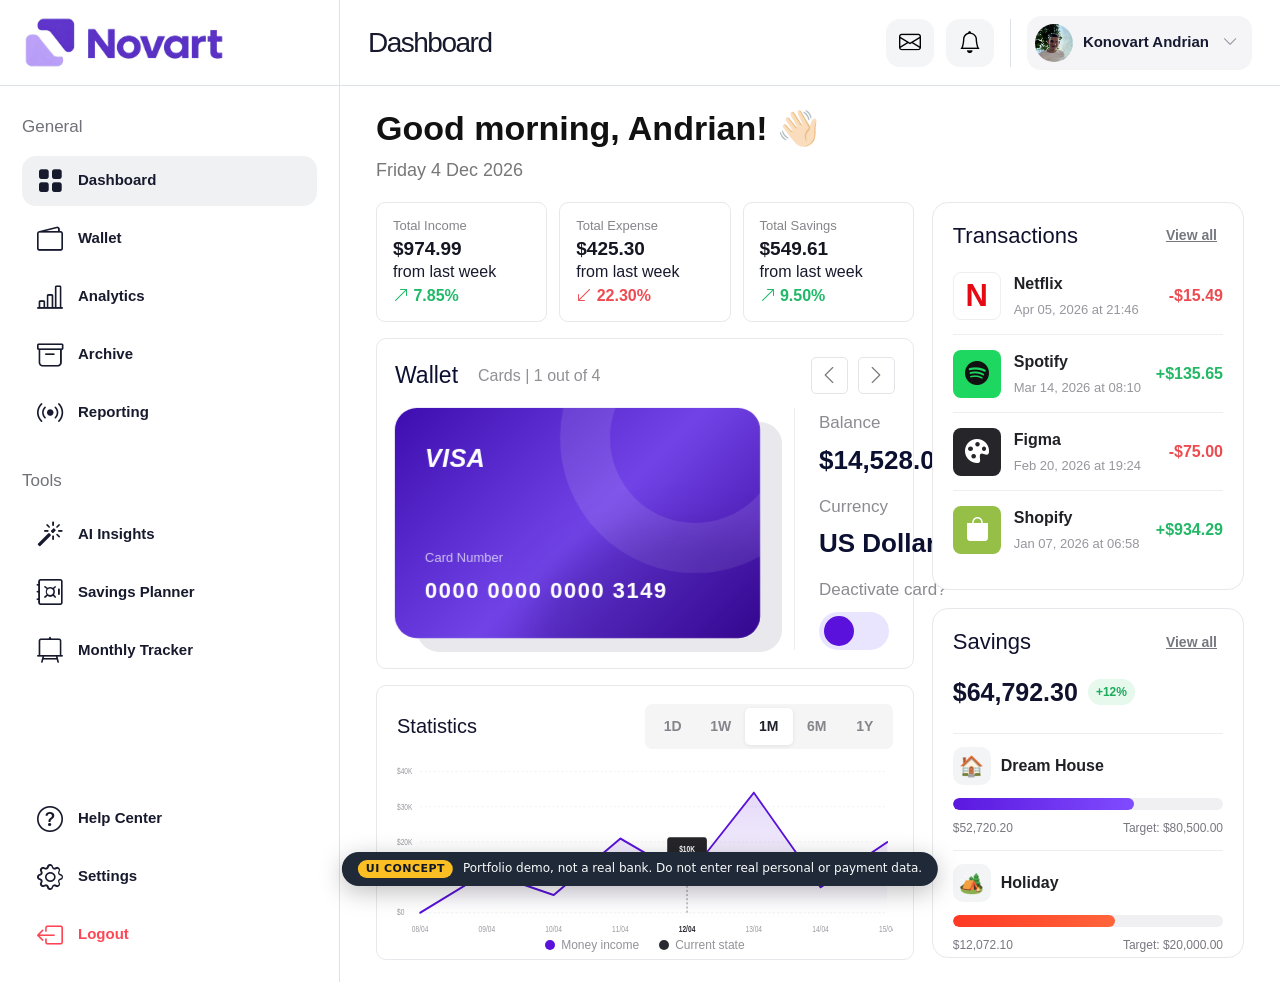
<file: index.html>
<!DOCTYPE html>
<html lang="en">

<head>
    <meta charset="UTF-8">
    <meta name="viewport" content="width=device-width, initial-scale=1.0">
    <link href="https://cdn.jsdelivr.net/npm/bootstrap@5.3.8/dist/css/bootstrap.min.css" rel="stylesheet"
        integrity="sha384-sRIl4kxILFvY47J16cr9ZwB07vP4J8+LH7qKQnuqkuIAvNWLzeN8tE5YBujZqJLB" crossorigin="anonymous">
    <link rel="stylesheet" href="https://cdn.jsdelivr.net/npm/bootstrap-icons@1.11.3/font/bootstrap-icons.min.css">
    <link rel="stylesheet" href="css/main.css">
    <title>Novart Finance: UI concept (demo)</title>
</head>

<body>
    <div class="demo-banner" role="note"><strong>UI concept</strong><span>Portfolio demo, not a real bank. Do not enter real personal or payment data.</span></div>
    <div class="app-shell">
        <!-- LEFT MENU -->
        <aside class="sidebar" id="sidebar">
            <div class="sidebar-brand">
                <img class="logo" src="img/logo2.0.png" alt="">
            </div>

            <nav class="sidebar-nav">
                <p data-i18n="general" class="nav-label">General</p>

                <button class="nav-item active" data-page="dashboard">
                    <i class="bi bi-grid-fill"></i>
                    <span data-i18n="dashboard">Dashboard</span>
                </button>

                <button class="nav-item" data-page="wallet">
                    <i class="bi bi-wallet2"></i>
                    <span data-i18n="wallet">Wallet</span>
                </button>

                <button class="nav-item" data-page="analytics">
                    <i class="bi bi-bar-chart-line"></i>
                    <span data-i18n="analytics">Analytics</span>
                </button>

                <button class="nav-item" data-page="archive">
                    <i class="bi bi-archive"></i>
                    <span data-i18n="archive">Archive</span>
                </button>

                <button class="nav-item" data-page="reporting">
                    <i class="bi bi-broadcast"></i>
                    <span data-i18n="reporting">Reporting</span>
                </button>

                <p data-i18n="tools" class="nav-label tools-label">Tools</p>

                <button class="nav-item" data-page="ai-insights">
                    <i class="bi bi-magic"></i>
                    <span data-i18n="ai">AI Insights</span>
                </button>

                <button class="nav-item" data-page="savings">
                    <i class="bi bi-safe"></i>
                    <span data-i18n="savings_planner">Savings Planner</span>
                </button>

                <button class="nav-item" data-page="tracker">
                    <i class="bi bi-easel2"></i>
                    <span data-i18n="monthly_tracker">Monthly Tracker</span>
                </button>
            </nav>

            <div class="sidebar-footer">
                <button class="nav-item" data-page="help">
                    <i class="bi bi-question-circle"></i>
                    <span data-i18n="help">Help Center</span>
                </button>

                <button class="nav-item" data-page="settings">
                    <i class="bi bi-gear"></i>
                    <span data-i18n="settings">Settings</span>
                </button>

                <button id="myButton" class="nav-item logout" type="button">
                    <i class="bi bi-box-arrow-left"></i>
                    <span data-i18n="logout" class="logout">Logout</span>
                </button>
            </div>
        </aside>

        <div class="sidebar-overlay" id="sidebarOverlay"></div>














        <div class="main-area">
            <header class="topbar">
                <div class="topbar-left">
                    <button class="mobile-menu-toggle" id="mobileMenuToggle" type="button" aria-label="Open menu">
                        <i class="bi bi-list"></i>
                    </button>

                    <h1 id="pageTitle">Dashboard</h1>
                </div>

                <div class="topbar-actions">
                    <button class="topbar-icon" type="button" aria-label="Messages">
                        <i class="bi bi-envelope"></i>
                    </button>

                    <button class="topbar-icon" type="button" aria-label="Notifications">
                        <i class="bi bi-bell"></i>
                    </button>

                    <div class="topbar-divider"></div>
                    <div class="header-account" id="headerAccount">
                        <button class="header-account__button" id="headerAccountButton" type="button">
                            <img id="headerProfileAvatar" src="img/Andrian.jpeg" alt="Profile photo" />
                            <span>Konovart Andrian</span>
                            <i class="bi bi-chevron-down"></i>
                        </button>

                        <div class="header-account__menu" id="headerAccountMenu">
                            <button class="header-account__new" id="createNewAccount" type="button">
                                <i class="bi bi-person-plus"></i>
                                <div data-i18n="new_account">
                                    Create new account
                                </div>
                            </button>
                        </div>
                    </div>
                </div>
            </header>










            <main class="pages-wrapper">
                <section class="page active" id="dashboard">
                    <div class="dashboard-greeting">
                        <h2 data-i18n="greeting" id="greetingText">Good morning, Andrian! 👋🏻</h2>
                        <p id="currentDate"></p>
                    </div>





                    <div class="dashboard-layout">
                        <div class="dashboard-main-column">
                            <div class="finance-summary">
                                <article class="summary-card">
                                    <span data-i18n="income" class="summary-card__label">Total Income</span>
                                    <strong class="summary-card__amount" id="totalIncome">$974.99</strong>

                                    <p class="summary-card__comparison">
                                    <div data-i18n="last_week">
                                        from last week
                                    </div>
                                    <b class="is-positive" id="incomeChange">
                                        <i class="bi bi-arrow-up-right"></i> 7.85%
                                    </b>
                                    </p>
                                </article>

                                <article class="summary-card">
                                    <span data-i18n="expense" class="summary-card__label">Total Expense</span>
                                    <strong class="summary-card__amount" id="totalExpense">$425.30</strong>

                                    <p class="summary-card__comparison">
                                        <div data-i18n="last_week">
                                        from last week
                                    </div>
                                        <b class="is-negative" id="expenseChange">
                                            <i class="bi bi-arrow-down-left"></i> 22.30%
                                        </b>
                                    </p>
                                </article>

                                <article class="summary-card">
                                    <span data-i18n="total_savings" class="summary-card__label">Total Savings</span>
                                    <strong class="summary-card__amount" id="totalSavings">$549.61</strong>

                                    <p class="summary-card__comparison">
                                        <div data-i18n="last_week">
                                        from last week
                                    </div>
                                        <b class="is-positive" id="savingsChange">
                                            <i class="bi bi-arrow-up-right"></i> 9.50%
                                        </b>
                                    </p>
                                </article>
                            </div>

                            <section class="wallet-widget" id="walletWidget">
                                <div class="wallet-widget__header">
                                    <div class="wallet-widget__title">
                                        <h2 data-i18n="wallet">Wallet</h2>
                                        <span data-i18n="one_out_four" id="cardCounter">Cards | 1 out of 4</span>
                                    </div>

                                    <div class="wallet-widget__arrows">
                                        <button id="previousCard" type="button" aria-label="Previous card">
                                            <i class="bi bi-chevron-left"></i>
                                        </button>
                                        <button id="nextCard" type="button" aria-label="Next card">
                                            <i class="bi bi-chevron-right"></i>
                                        </button>
                                    </div>
                                </div>

                                <div class="wallet-widget__body">
                                    <article class="bank-card card-purple" id="bankCard">
                                        <div class="card-inner">
                                            <div class="card-face card-front">
                                                <div class="bank-card__glow"></div>
                                                <strong class="bank-card__type" id="cardType">VISA</strong>

                                                <div class="bank-card__bottom">
                                                    <small data-i18n="card_number">Card Number</small>
                                                    <b id="cardNumber">0000 0000 0000 3149</b>
                                                </div>

                                            </div>

                                            <div class="card-face card-back">
                                                <div class="magnetic-strip"></div>

                                                <div class="cvv-row">
                                                    <span>CVV</span>
                                                    <strong id="cardCvv">000</strong>
                                                </div>

                                                <div class="card-details">
                                                    <div>
                                                        <small data-i18n="valid">Valid thru</small>
                                                        <strong id="cardExpiry">07/30</strong>
                                                    </div>

                                                    <strong id="cardTypeBack">VISA</strong>
                                                </div>
                                            </div>
                                        </div>
                                    </article>

                                    <div class="wallet-widget__info" id="walletInfo">
                                        <div>
                                            <span data-i18n="balance">Balance</span>
                                            <strong id="cardBalance">$14,528.00</strong>
                                        </div>

                                        <div>
                                            <span data-i18n="currency">Currency</span>
                                            <strong data-i18n="us_dollar" id="cardCurrency">US Dollar</strong>
                                        </div>

                                        <label class="deactivate-control">
                                            <span data-i18n="deactivate_card">Deactivate card</span>
                                            <input type="checkbox" id="deactivateCard" />
                                            <i></i>
                                        </label>
                                    </div>
                                </div>
                            </section>

                            <section class="statistics-widget">
                                <div class="statistics-header">
                                    <h2 data-i18n="statistics">Statistics</h2>

                                    <div class="period-tabs" id="periodTabs">
                                        <button data-i18n="one_d" type="button" data-period="1D">1D</button>
                                        <button data-i18n="one_w" type="button" data-period="1W">1W</button>
                                        <button data-i18n="one_m" type="button" data-period="1M" class="active">1M</button>
                                        <button data-i18n="six_m" type="button" data-period="6M">6M</button>
                                        <button data-i18n="one_y" type="button" data-period="1Y">1Y</button>
                                    </div>
                                </div>

                                <div class="chart-wrap" id="statisticsChart"></div>

                                <div class="chart-legend">
                                    <span><i class="legend-income"></i> <span data-i18n="money_income" id="legendIncome">Money income</span></span>
                                    <span><i class="legend-current"></i> <span data-i18n="current_state" id="legendCurrent">Current state</span></span>
                                </div>
                            </section>
                        </div>

                        <aside class="dashboard-side-column">
                            <section class="transactions-widget">
                                <div class="transactions-header">
                                    <div>
                                        <h2 data-i18n="transactions">Transactions <span data-i18n="upcoming_bills">| Upcoming bills</span></h2>
                                    </div>

                                    <button class="view-all-button" id="viewAllTransactions" type="button">
                                        <div data-i18n="view_all">
                                            View all
                                        </div>
                                    </button>
                                </div>

                                <div class="transaction-list">
                                    <article class="transaction-item">
                                        <div class="transaction-icon netflix">N</div>

                                        <div class="transaction-details">
                                            <strong>Netflix</strong>
                                            <span data-i18n="apr">Apr 05, 2026 at 21:46</span>
                                        </div>

                                        <strong class="transaction-amount expense">-$15.49</strong>
                                    </article>

                                    <article class="transaction-item">
                                        <div class="transaction-icon spotify">
                                            <i class="bi bi-spotify"></i>
                                        </div>

                                        <div class="transaction-details">
                                            <strong>Spotify</strong>
                                            <span data-i18n="mar">Mar 14, 2026 at 08:10</span>
                                        </div>

                                        <strong class="transaction-amount income">+$135.65</strong>
                                    </article>

                                    <article class="transaction-item">
                                        <div class="transaction-icon figma">
                                            <i class="bi bi-palette-fill"></i>
                                        </div>

                                        <div class="transaction-details">
                                            <strong>Figma</strong>
                                            <span data-i18n="feb">Feb 20, 2026 at 19:24</span>
                                        </div>

                                        <strong class="transaction-amount expense">-$75.00</strong>
                                    </article>

                                    <article class="transaction-item">
                                        <div class="transaction-icon shopify">
                                            <i class="bi bi-bag-fill"></i>
                                        </div>

                                        <div class="transaction-details">
                                            <strong>Shopify</strong>
                                            <span data-i18n="jan">Jan 07, 2026 at 06:58</span>
                                        </div>

                                        <strong class="transaction-amount income">+$934.29</strong>
                                    </article>
                                </div>
                            </section>


                            <section class="savings-widget">
                                <div class="savings-widget__header">
                                    <h2 data-i18n="savings">Savings</h2>

                                    <button class="view-all-button" id="viewAllSavings" type="button">
                                        <div data-i18n="view_all">
                                            View all
                                        </div>
                                    </button>
                                </div>

                                <div class="savings-total">
                                    <strong>$64,792.30</strong>
                                    <span>+12%</span>
                                </div>

                                <article class="saving-goal">
                                    <div class="saving-goal__title">
                                        <span class="saving-goal__icon">🏠</span>
                                        <strong data-i18n="dream_house">Dream House</strong>
                                    </div>

                                    <div class="saving-progress">
                                        <span class="saving-progress__bar dream-house" style="width: 67%"></span>
                                    </div>

                                    <div class="saving-goal__amounts">
                                        <span>$52,720.20</span>
                                        <span data-i18n="target_first">Target: <b>$80,500.00</b></span>
                                    </div>
                                </article>

                                <article class="saving-goal">
                                    <div class="saving-goal__title">
                                        <span class="saving-goal__icon">🏕️</span>
                                        <strong data-i18n="holiday">Holiday</strong>
                                    </div>

                                    <div class="saving-progress">
                                        <span class="saving-progress__bar holiday" style="width: 60%"></span>
                                    </div>

                                    <div class="saving-goal__amounts">
                                        <span>$12,072.10</span>
                                        <span data-i18n="target_second">Target: <b>$20,000.00</b></span>
                                    </div>
                                </article>
                            </section>
                        </aside>
                    </div>
                </section>








































                <section class="page" id="wallet">
                    <div class="wallet-page-header">
                        <h2 data-i18n="my_wallet">My Wallet 💳</h2>

                        <button class="add-card-button" id="addCardButton" type="button">
                            <i  class="bi bi-plus-lg"></i>
                            <div data-i18n="add_card">
                                     Add card
                            </div>
                       
                        </button>
                    </div>



                    <div class="wallet-overview">
                        <article class="wallet-overview-card">
                            <div class="wallet-overview-card__top">
                                <span data-i18n="total_bala">Total balance</span>

                                <div class="currency-control">
                                    <button type="button" class="currency-prev">
                                        <i class="bi bi-chevron-left"></i>
                                    </button>
                                    <b class="selected-currency">USD</b>
                                    <button type="button" class="currency-next">
                                        <i class="bi bi-chevron-right"></i>
                                    </button>
                                </div>
                            </div>

                            <div class="wallet-overview-icon">
                                <i class="bi bi-wallet2"></i>
                            </div>

                            <strong id="walletTotalBalance">$0.00</strong>
                            <p id="walletCardsCount">Across 0 cards</p>
                        </article>


                        <article class="wallet-overview-card">
                            <div class="wallet-overview-card__top">
                                <span data-i18n="available_f">Available funds</span>
                            </div>

                            <strong id="walletAvailableFunds">$0.00</strong>
                            <p data-i18n="ready_to">Ready to spend</p>

                            <div class="wallet-overview-icon">
                                <i class="bi bi-currency-dollar"></i>
                            </div>
                        </article>


                        <article class="wallet-overview-card">
                            <div class="wallet-overview-card__top">
                                <span data-i18n="this_month">This month</span>
                            </div>

                            <strong id="walletThisMonth">$0.00</strong>
                            <p data-i18n="compared" id="walletMonthStatus">Compared with last month</p>

                            <div class="wallet-overview-icon">
                                <i class="bi bi-graph-up-arrow"></i>
                            </div>
                        </article>
                    </div>








                    <div class="wallet-content-grid">
                        <section class="wallet-widget" id="walletPageWidget">
                            <div class="wallet-widget__header">
                                <div class="wallet-widget__title">
                                    <h2 data-i18n="wallet">Wallet</h2>
                                    <span data-i18n="one_out_four" id="cardCounter">Cards | 1 out of 4</span>
                                </div>

                                <div class="wallet-widget__arrows">
                                    <button id="previousCard" type="button" aria-label="Previous card">
                                        <i class="bi bi-chevron-left"></i>
                                    </button>
                                    <button id="nextCard" type="button" aria-label="Next card">
                                        <i class="bi bi-chevron-right"></i>
                                    </button>
                                </div>
                            </div>

                            <div class="wallet-widget__body">
                                <article class="bank-card card-purple" id="bankCard">
                                    <div class="card-inner">
                                        <div class="card-face card-front">
                                            <div class="bank-card__glow"></div>
                                            <strong class="bank-card__type" id="cardType">VISA</strong>

                                            <div class="bank-card__bottom">
                                                <small data-i18n="card_number">Card Number</small>
                                                <b id="cardNumber">0000 0000 0000 3149</b>
                                            </div>

                                        </div>

                                        <div class="card-face card-back">
                                            <div class="magnetic-strip"></div>

                                            <div class="cvv-row">
                                                <span>CVV</span>
                                                <strong id="cardCvv">000</strong>
                                            </div>

                                            <div class="card-details">
                                                <div>
                                                    <small data-i18n="valid">Valid thru</small>
                                                    <strong id="cardExpiry">07/30</strong>
                                                </div>

                                                <strong id="cardTypeBack">VISA</strong>
                                            </div>
                                        </div>
                                    </div>
                                </article>

                                <div class="wallet-widget__info" id="walletInfo">
                                    <div>
                                        <span data-i18n="balance">Balance</span>
                                        <strong id="cardBalance">$14,528.00</strong>
                                    </div>

                                    <div>
                                        <span data-i18n="currency">Currency</span>
                                        <strong data-i18n="us_dollar" id="cardCurrency">US Dollar</strong>
                                    </div>

                                    <label class="deactivate-control">
                                        <span data-i18n="deactivate_card">Deactivate card</span>
                                        <input type="checkbox" id="deactivateCard" />
                                        <i></i>
                                    </label>
                                </div>
                            </div>
                        </section>






                        <section class="quick-actions">
                            <h2 data-i18n="quick_action">Quick actions</h2>

                            <button class="quick-action" id="transferAction" type="button">
                                <span class="quick-action__icon">
                                    <i class="bi bi-arrow-left-right"></i>
                                </span>

                                <span class="quick-action__text">
                                    <strong data-i18n="transfer">Transfer</strong>
                                    <small data-i18n="send_money">Send money to anyone</small>
                                </span>

                                <i class="bi bi-chevron-right quick-action__arrow"></i>
                            </button>

                            <button class="quick-action" id="topUpAction" type="button">
                                <span class="quick-action__icon">
                                    <i class="bi bi-plus-lg"></i>
                                </span>

                                <span class="quick-action__text">
                                    <strong data-i18n="top_up">Top up</strong>
                                    <small data-i18n="add_money">Add money to your wallet</small>
                                </span>

                                <i class="bi bi-chevron-right quick-action__arrow"></i>
                            </button>

                            <button class="quick-action" type="button">
                                <span class="quick-action__icon">
                                    <i class="bi bi-file-earmark-text"></i>
                                </span>

                                <span class="quick-action__text">
                                    <strong data-i18n="pay_bill">Pay bill</strong>
                                    <small data-i18n="pay_your">Pay your bills easily</small>
                                </span>

                                <i class="bi bi-chevron-right quick-action__arrow"></i>
                            </button>
                        </section>
                    </div>

                    <!-- Нижній ряд: на всю ширину сторінки -->
                    <div class="wallet-bottom-grid">
                        <section class="spending-widget">
                            <div class="spending-widget__header">
                                <h2 data-i18n="spending_by">Spending by category</h2>
                            </div>

                            <div class="spending-category">
                                <div class="spending-category__icon">
                                    <i class="bi bi-cup-hot"></i>
                                </div>
                                <strong data-i18n="food">Food</strong>

                                <div class="spending-category__bar">
                                    <span style="width: 100%"></span>
                                </div>

                                <b>$1,245</b>
                                <small>32%</small>
                            </div>

                            <div class="spending-category">
                                <div class="spending-category__icon">
                                    <i class="bi bi-car-front"></i>
                                </div>
                                <strong data-i18n="transport">Transport</strong>

                                <div class="spending-category__bar">
                                    <span style="width: 71%"></span>
                                </div>

                                <b>$845</b>
                                <small>22%</small>
                            </div>

                            <div class="spending-category">
                                <div class="spending-category__icon">
                                    <i class="bi bi-bag"></i>
                                </div>
                                <strong data-i18n="shopping">Shopping</strong>

                                <div class="spending-category__bar">
                                    <span style="width: 58%"></span>
                                </div>

                                <b>$720</b>
                                <small>18%</small>
                            </div>


                            <button data-i18n="view_all_a" class="view-analytics-button" type="button">
                                View all analytics
                            </button>
                        </section>



                        <section class="upcoming-payments">
                            <div class="upcoming-payments__header">
                                <h2 data-i18n="upcoming">Upcoming payments</h2>

                                <button class="calendar-button" id="viewCalendarButton" type="button">
                                    <i class="bi bi-calendar3"></i>
                                    <div data-i18n="view_calendar">
                                         View calendar
                                    </div>
                                   
                                </button>
                            </div>

                            <article class="upcoming-payment">
                                <div class="payment-logo netflix">N</div>

                                <div class="payment-info">
                                    <strong>Netflix</strong>
                                    <span data-i18n="sep_drei">Sep 03</span>
                                </div>

                                <b>$15.49</b>
                            </article>

                            <article class="upcoming-payment">
                                <div class="payment-logo spotify">
                                    <i class="bi bi-spotify"></i>
                                </div>

                                <div class="payment-info">
                                    <strong>Spotify</strong>
                                    <span data-i18n="sep_vier">Sep 14</span>
                                </div>

                                <b>$10.99</b>
                            </article>

                            <article class="upcoming-payment">
                                <div class="payment-logo adobe">
                                    <i class="bi bi-bezier2"></i>
                                </div>

                                <div class="payment-info">
                                    <strong>Adobe Creative Cloud</strong>
                                    <span data-i18n="sep_eight">Sep 18</span>
                                </div>

                                <b>$54.99</b>
                            </article>

                            <article class="upcoming-payment">
                                <div class="payment-logo electricity">
                                    <i class="bi bi-lightning-charge-fill"></i>
                                </div>

                                <div class="payment-info">
                                    <strong data-i18n="electricity">Electricity bill</strong>
                                    <span data-i18n="sep_twenty">Sep 25</span>
                                </div>

                                <b>$86.40</b>
                            </article>
                        </section>
                    </div>

                </section>



































                <section class="page" id="analytics">
                    <h2>Analytics</h2>
                    <p>Статистика доходів, витрат і фінансової активності.</p>
                </section>

                <section class="page" id="archive">
                    <h2>Archive</h2>
                    <p>Архівовані платежі та документи.</p>
                </section>

                <section class="page" id="reporting">
                    <h2>Reporting</h2>
                    <p>Фінансові звіти за вибраний період.</p>
                </section>

                <section class="page" id="ai-insights">
                    <h2>AI Insights</h2>
                    <p>Персональні фінансові рекомендації.</p>
                </section>

                <section class="page" id="savings">
                    <h2>Savings Planner</h2>
                    <p>Плануйте накопичення та фінансові цілі.</p>
                </section>

                <section class="page" id="tracker">
                    <h2>Monthly Tracker</h2>
                    <p>Щомісячний контроль ваших витрат.</p>
                </section>

                <section class="page" id="help">
                    <h2>Help Center</h2>
                    <p>Відповіді на поширені запитання.</p>
                </section>























                <section class="page" id="settings">
                    <div class="account-settings">
                        <div class="account-settings__header">
                            <h2 data-i18n="settingsTitle">Account settings</h2>
                            <p data-i18n="settingsDescription">Manage your profile, security and preferences.</p>
                        </div>

                        <div class="settings-top-grid">


                            <section class="profile-card">
                                <h2 data-i18n="profile">Profile</h2>

                                <div class="profile-card__main">
                                    <img class="profile-avatarr" id="profileAvatar" src="img/Andrian.jpeg" alt="">

                                    <div class="profile-card__identity">
                                        <strong>Konovart Andrian</strong>
                                        <span>example@gmail.com</span>
                                    </div>

                                    <button data-i18n="change_photo" class="profile-change-photo" id="changeProfilePhoto" type="button">
                                        Change photo
                                    </button>

                                    <input id="profilePhotoInput" type="file" accept="image/*" hidden />
                                </div>

                                <div class="profile-card__details">
                                    <div class="profile-detail">
                                        <span data-i18n="f_name">Full name</span>
                                        <strong>Konovart Andrian</strong>
                                    </div>

                                    <div class="profile-detail">
                                        <span data-i18n="email">Email address</span>
                                        <strong>example@gmail.com</strong>
                                    </div>

                                    <div class="profile-detail">
                                        <span data-i18n="phone">Phone number</span>
                                        <strong>+00 000 000 000</strong>
                                    </div>
                                </div>
                            </section>

                            <section class="security-card">
                                <div class="security-card__heading">
                                    <span class="security-icon">
                                        <svg viewBox="0 0 24 24" aria-hidden="true">
                                            <path
                                                d="M12 2 4.5 5v6.2c0 5 3.2 9.5 7.5 10.8 4.3-1.3 7.5-5.8 7.5-10.8V5L12 2Z">
                                            </path>
                                            <path d="m8.3 12 2.2 2.2 5.1-5.1"></path>
                                        </svg>
                                    </span>

                                    <h2 data-i18n="security">Security</h2>
                                </div>

                                <div class="security-row">
                                    <span data-i18n="two_factor">Two-factor authentication</span>

                                    <div class="security-row__action">
                                        <span data-i18n="enabled" class="security-status">Enabled</span>
                                        <button data-i18n="manage" type="button">Manage</button>
                                    </div>
                                </div>

                                <div class="security-row">
                                    <span data-i18n="change">Change password</span>

                                    <button data-i18n="update" type="button">Update</button>
                                </div>

                                <div class="security-row">
                                    <span><div data-i18n="active_s">Active sessions</div>
                                        
                                        <small data-i18n="device">2 devices</small>
                                    </span>

                                    <button data-i18n="view" type="button">View</button>
                                </div>
                            </section>
                        </div>


                        <div class="settings-bottom-grid">
                            <section class="preferences-card">
                                <h2 data-i18n="preferences">Preferences</h2>

                                <div class="preferences-row">
                                    <span data-i18n="currency">Currency</span>

                                    <select id="preferredCurrency">
                                        <option value="USD">USD</option>
                                        <option value="EUR">EUR</option>
                                        <option value="UAH">UAH</option>
                                        <option value="GBP">GBP</option>
                                    </select>
                                </div>

                                <div class="preferences-row">
                                    <span data-i18n="language">Language</span>

                                    <select id="preferredLanguage">
                                        <option value="English">English</option>
                                        <option value="Українська">Українська</option>
                                        <option value="Deutsch">Deutsch</option>
                                    </select>
                                </div>

                                <div class="preferences-row preferences-row--dark">
                                    <span><div data-i18n="dark">Dark mode</div>
                                        
                                        <small data-i18n="use_system">Use system setting</small>
                                    </span>

                                    <label class="preferences-switch">
                                        <input id="darkModeToggle" type="checkbox" />
                                        <i></i>
                                    </label>
                                </div>
                            </section>

                            <section class="notifications-card">
                                <h2 data-i18n="notification">Notifications</h2>

                                <div class="notification-row">
                                    <span data-i18n="payment_up">Payment updates</span>

                                    <label class="preferences-switch">
                                        <input id="paymentUpdatesToggle" type="checkbox" checked />
                                        <i></i>
                                    </label>
                                </div>

                                <div class="notification-row">
                                    <span data-i18n="bill_re">Bill reminders</span>

                                    <label class="preferences-switch">
                                        <input id="billRemindersToggle" type="checkbox" checked />
                                        <i></i>
                                    </label>
                                </div>

                                <div class="notification-row">
                                    <span data-i18n="monthly">Monthly summary</span>

                                    <label class="preferences-switch">
                                        <input id="monthlySummaryToggle" type="checkbox" checked />
                                        <i></i>
                                    </label>
                                </div>
                            </section>
                        </div>
                        <section class="settings-actions">
                            <button data-i18n="save_cha" class="save-settings-button" id="saveSettingsButton" type="button">
                                Save changes
                            </button>

                            <button data-i18n="delete_acc" class="delete-account-button" id="deleteAccountButton" type="button">
                                Delete account
                            </button>
                        </section>


                    </div>












                </section>
            </main>
        </div>

































        <div class="confirm-modal" id="deactivateModal" aria-hidden="true">
            <div class="confirm-modal__box">
                <h3 data-i18n="deactivate_card">Deactivate card?</h3>
                <p data-i18n="are_you">
                    Are you sure you want to deactivate this card? You will not be able to
                    use it for payments until it is activated again.
                </p>

                <div class="confirm-modal__actions">
                    <button data-i18n="cancel" class="modal-cancel" id="cancelDeactivate" type="button">
                        Cancel
                    </button>
                    <button data-i18n="yes_dia" class="modal-confirm" id="confirmDeactivate" type="button">
                        Yes, deactivate
                    </button>
                </div>
            </div>
        </div>


        <div class="confirm-modal pin-modal" id="pinModal">
            <div class="confirm-modal__box">
                <h3 data-i18n="enter_pin">Show card details?</h3>
                <p data-i18n="enter_your">This is a demo card with placeholder data.</p>

                <input id="pinInput" type="hidden" />

                <p class="pin-error" id="pinError"></p>

                <div class="confirm-modal__actions">
                    <button data-i18n="cancel" class="modal-cancel" id="cancelPin" type="button">
                        Cancel
                    </button>
                    <button data-i18n="continue" class="modal-confirm" id="confirmPin" type="button">
                        Continue
                    </button>
                </div>
            </div>
        </div>


        <div class="transactions-modal" id="transactionsModal" aria-hidden="true">
            <div class="transactions-modal__box" role="dialog" aria-modal="true">
                <div class="transactions-modal__header">
                    <div>
                        <h2 data-i18n="all_trans">All transactions</h2>
                        <p data-i18n="trans_history">Transaction history</p>
                    </div>

                    <button class="transactions-modal__close" id="closeTransactionsModal" type="button"
                        aria-label="Close">
                        <i class="bi bi-x-lg"></i>
                    </button>
                </div>

                <div class="transactions-modal__list">
                    <article class="transaction-item">
                        <div class="transaction-icon netflix">N</div>
                        <div class="transaction-details">
                            <strong>Netflix</strong>
                            <span data-i18n="apr">Apr 05, 2026 at 21:46</span>
                        </div>
                        <strong class="transaction-amount expense">-$15.49</strong>
                    </article>

                    <article class="transaction-item">
                        <div class="transaction-icon spotify"><i class="bi bi-spotify"></i></div>
                        <div class="transaction-details">
                            <strong>Spotify</strong>
                            <span data-i18n="mar">Mar 14, 2026 at 08:10</span>
                        </div>
                        <strong class="transaction-amount income">+$135.65</strong>
                    </article>

                    <article class="transaction-item">
                        <div class="transaction-icon figma"><i class="bi bi-palette-fill"></i></div>
                        <div class="transaction-details">
                            <strong>Figma</strong>
                            <span data-i18n="feb">Feb 20, 2026 at 19:24</span>
                        </div>
                        <strong class="transaction-amount expense">-$75.00</strong>
                    </article>

                    <article class="transaction-item">
                        <div class="transaction-icon figma"><i class="bi bi-palette-fill"></i></div>
                        <div class="transaction-details">
                            <strong>Figma</strong>
                            <span data-i18n="feb">Feb 20, 2026 at 19:24</span>
                        </div>
                        <strong class="transaction-amount expense">-$75.00</strong>
                    </article>

                    <article class="transaction-item">
                        <div class="transaction-icon figma"><i class="bi bi-palette-fill"></i></div>
                        <div class="transaction-details">
                            <strong>Adobe Creative Cloud</strong>
                            <span data-i18n="dec">Dec 28, 2026 at 14:20</span>
                        </div>
                        <strong class="transaction-amount expense">-$19.99</strong>
                    </article>

                    <article class="transaction-item">
                        <div class="transaction-icon spotify"><i class="bi bi-arrow-down-left"></i></div>
                        <div class="transaction-details">
                            <strong>Salary payment</strong>
                            <span data-i18n="dec">Dec 25, 2026 at 09:00</span>
                        </div>
                        <strong class="transaction-amount income">+$2,600.00</strong>
                    </article>

                    <article class="transaction-item">
                        <div class="transaction-icon shopify"><i class="bi bi-bag-fill"></i></div>
                        <div class="transaction-details">
                            <strong>Shopify</strong>
                            <span data-i18n="jan">Jan 07, 2026 at 06:58</span>
                        </div>
                        <strong class="transaction-amount income">+$934.29</strong>
                    </article>

                    <article class="transaction-item">
                        <div class="transaction-icon netflix">N</div>
                        <div class="transaction-details">
                            <strong>Netflix</strong>
                            <span data-i18n="apr">Apr 05, 2026 at 21:46</span>
                        </div>
                        <strong class="transaction-amount expense">-$15.49</strong>
                    </article>

                    <article class="transaction-item">
                        <div class="transaction-icon figma"><i class="bi bi-palette-fill"></i></div>
                        <div class="transaction-details">
                            <strong>Figma</strong>
                            <span data-i18n="feb">Feb 20, 2026 at 19:24</span>
                        </div>
                        <strong class="transaction-amount expense">-$75.00</strong>
                    </article>

                    <article class="transaction-item">
                        <div class="transaction-icon figma"><i class="bi bi-palette-fill"></i></div>
                        <div class="transaction-details">
                            <strong>Figma</strong>
                            <span data-i18n="feb">Feb 20, 2026 at 19:24</span>
                        </div>
                        <strong class="transaction-amount expense">-$75.00</strong>
                    </article>
                </div>
            </div>
        </div>



        <div class="add-card-modal" id="addCardModal">
            <form class="add-card-modal__box" id="addCardForm">
                <div class="add-card-modal__header">
                    <div>
                        <h2 data-i18n="add_new_c">Add new card</h2>
                        <p data-i18n="choose">Choose how you want to add a card.</p>
                    </div>

                    <button class="add-card-close" id="closeAddCardModal" type="button">
                        <i class="bi bi-x-lg"></i>
                    </button>
                </div>

                <div class="add-methods">
                    <button class="add-method active" data-method="link" type="button">
                        <span class="add-method__icon"><i class="bi bi-credit-card-2-front"></i></span>
                        <strong data-i18n="link_exi">Link existing card</strong>
                        <small data-i18n="connect">Connect a card from your bank</small>
                        <i class="bi bi-check-circle-fill add-method__check"></i>
                    </button>

                    <button class="add-method" data-method="virtual" type="button">
                        <span class="add-method__icon"><i class="bi bi-stars"></i></span>
                        <strong data-i18n="virtual_card">Create virtual card</strong>
                        <small data-i18n="online_pay">For online payments</small>
                        <i class="bi bi-check-circle-fill add-method__check"></i>
                    </button>
                </div>

                <div class="add-card-divider"></div>

                <label class="add-card-field">
                    <span data-i18n="card_type">Card type</span>
                    <select id="newCardType">
                        <option data-i18n="debit">Debit card</option>
                        <option data-i18n="credit">Credit card</option>
                        <option data-i18n="virtual">Virtual card</option>
                    </select>
                </label>

                <label class="add-card-field">
                    <span data-i18n="card_name">Card name</span>
                    <input id="newCardName" type="text" placeholder="e.g. Daily expenses" required />
                </label>

                <div class="add-card-bottom-fields">
                    <label class="add-card-field">
                        <span data-i18n="currency">Currency</span>
                        <select id="newCardCurrency">
                            <option value="USD">USD</option>
                            <option value="EUR">EUR</option>
                            <option value="UAH">UAH</option>
                            <option value="GBP">GBP</option>
                        </select>
                    </label>

                    <div class="add-card-field">
                        <span data-i18n="card_ne">Card network</span>

                        <div class="network-options">
                            <button class="network-option active" data-network="VISA" type="button">
                                <strong>VISA</strong>
                                <i class="bi bi-check-circle-fill"></i>
                            </button>

                            <button class="network-option mastercard-option" data-network="Mastercard" type="button">
                                <span class="mastercard-logo"><i></i><i></i></span>
                                <strong>Mastercard</strong>
                                <i class="bi bi-check-circle-fill"></i>
                            </button>
                        </div>
                    </div>
                </div>

                <div class="add-card-actions">
                    <button data-i18n="cancel" class="add-card-cancel" id="cancelAddCard" type="button">
                        Cancel
                    </button>

                    <button data-i18n="continue" class="add-card-submit" type="submit">
                        Continue
                    </button>
                </div>
            </form>
        </div>






        <div class="payment-calendar-modal" id="paymentCalendarModal">
            <div class="payment-calendar-modal__box">
                <div class="payment-calendar-modal__header">
                    <h2 data-i18n="payment_cale">Payment calendar</h2>

                    <div class="payment-calendar-modal__controls">
                        <button id="calendarPreviousMonth" type="button">
                            <i class="bi bi-chevron-left"></i>
                        </button>

                        <strong id="calendarMonthTitle"></strong>

                        <button id="calendarNextMonth" type="button">
                            <i class="bi bi-chevron-right"></i>
                        </button>

                        <button class="payment-calendar-modal__close" id="closeCalendarModal" type="button">
                            <i class="bi bi-x-lg"></i>
                        </button>
                    </div>
                </div>

                <div class="calendar-legend">
                    <span><i class="scheduled-dot"></i> <div data-i18n="scheduled">Scheduled payment</div></span>
                    <span><i class="overdue-dot"></i> <div data-i18n="overdue">Overdue</div></span>
                </div>

                <div class="payment-calendar-layout">
                    <div>
                        <div class="calendar-weekdays">
                            <span data-i18n="mon">Mon</span>
                            <span data-i18n="tue">Tue</span>
                            <span data-i18n="wed">Wed</span>
                            <span data-i18n="thu">Thu</span>
                            <span data-i18n="fri">Fri</span>
                            <span data-i18n="sat">Sat</span>
                            <span data-i18n="sun">Sun</span>
                        </div>

                        <div class="payment-calendar-grid" id="paymentCalendarGrid"></div>
                    </div>

                    <aside class="calendar-details" id="calendarDetails"></aside>
                </div>
            </div>
        </div>








        <div class="transfer-modal" id="transferModal">
            <div class="transfer-modal__dialog" role="dialog" aria-modal="true">
                <button class="transfer-modal__close" id="closeTransferModal" type="button">
                    <i class="bi bi-x-lg"></i>
                </button>

                <h2 data-i18n="transfer_mo">Transfer money</h2>
                <p data-i18n="send" class="transfer-modal__subtitle">Send money securely in a few steps.</p>

                <form id="transferForm">
                    <label class="transfer-field">
                        <span data-i18n="recipient">Recipient</span>
                        <div class="transfer-search">
                            <i class="bi bi-search"></i>
                            <input id="transferRecipient" type="text" placeholder="Demo recipient" />
                        </div>
                    </label>

                    <div class="transfer-recent-header">
                        <span data-i18n="recent_reci">Recent recipients</span>
                        <button data-i18n="all_cont" type="button">All contacts</button>
                    </div>

                    <div class="transfer-recipients">
                        <button class="transfer-recipient" data-recipient="Kostiantyn Shcherbachenko" type="button">
                            <img class="recipient-avatar" src="img/anonym2.png" alt="">
                            <span>Kostia S.</span>
                        </button>

                        <button class="transfer-recipient" data-recipient="Arsen Haliy" type="button">
                            <img class="recipient-avatar" src="img/anonym2.png" alt="">
                            <span>Arsen H.</span>
                        </button>

                        <button class="transfer-recipient" data-recipient="Nazarii Lyven" type="button">
                            <img class="recipient-avatar" src="img/anonym2.png" alt="">
                            <span>Nazarii L.</span>
                        </button>
                    </div>

                    <label class="transfer-field transfer-field--border">
                        <span data-i18n="amount">Amount</span>
                        <div class="transfer-amount">
                            <span id="transferCurrencySymbol">$</span>
                            <input id="transferAmount" type="number" min="1" step="1" placeholder="0.00" />
                            <select id="transferCurrency">
                                <option>USD</option>
                                <option>EUR</option>
                                <option>UAH</option>
                                <option>GBP</option>
                            </select>
                        </div>
                    </label>

                    <label class="transfer-field">
                        <span data-i18n="from">From</span>
                        <div class="topup-card-select" id="transferCardSelect">
                            <button class="topup-card-picker" id="transferCardPicker" type="button"
                                aria-expanded="false">
                                <span class="topup-card-picker__logo" id="transferCardLogo">VISA</span>

                                <span class="topup-card-picker__text">
                                    <strong id="transferCardName">Visa **** 3149</strong>
                                    <small data-i18n="avai_vier" id="transferCardBalance">Available $14,528.00 </small>
                                </span>

                                <i class="bi bi-chevron-down" id="transferCardChevron"></i>
                            </button>

                            <div class="topup-card-menu">
                                <button class="transfer-card-option active" type="button" data-brand="visa"
                                    data-name="Visa **** 3149" data-balance="Available $14,528.00">
                                    <span class="topup-card-picker__logo">VISA</span>
                                    <span>
                                        <strong>Visa **** 3149</strong>
                                        <small data-i18n="avai_vier">Available $14,528.00</small>
                                    </span>
                                </button>

                                <button class="transfer-card-option" type="button" data-brand="mastercard"
                                    data-name="Mastercard **** 7738" data-balance="Available €8,340.50">
                                    <span class="topup-card-picker__logo topup-card-picker__logo--mastercard"></span>
                                    <span>
                                        <strong>Mastercard **** 7738</strong>
                                        <small data-i18n="avai_acht">Available €8,340.50</small>
                                    </span>
                                </button>

                                <button class="transfer-card-option" type="button" data-brand="visa"
                                    data-name="Visa **** 1780" data-balance="Available ₴125,780.00">
                                    <span class="topup-card-picker__logo">VISA</span>
                                    <span>
                                        <strong>Visa **** 1780</strong>
                                        <small data-i18n="avai_hunder">Available ₴125,780.00 </small>
                                    </span>
                                </button>

                                <button class="transfer-card-option" type="button" data-brand="mastercard"
                                    data-name="Mastercard **** 2104" data-balance="Available £2,940.00">
                                    <span class="topup-card-picker__logo topup-card-picker__logo--mastercard"></span>
                                    <span>
                                        <strong>Mastercard **** 2104</strong>
                                        <small data-i18n="avai_zwei">Available £2,940.00</small>
                                    </span>
                                </button>
                            </div>
                        </div>
                    </label>

                    <label class="transfer-field">
                        <span data-i18n="note">Note</span>
                        <input id="transferNote" type="text" placeholder="What's this for?" />
                    </label>

                    <p data-i18n="no_trans" class="transfer-fee">No transfer fee</p>

                    <div class="transfer-modal__buttons">
                        <button data-i18n="cancel" class="transfer-cancel" id="cancelTransfer" type="button">Cancel</button>
                        <button data-i18n="review" class="transfer-submit" type="submit">Review transfer</button>
                    </div>
                </form>
            </div>
        </div>











        <div class="topup-modal" id="topUpModal">
            <div class="topup-dialog" role="dialog" aria-modal="true">
                <button class="topup-close" id="closeTopUpModal" type="button">
                    <i class="bi bi-x-lg"></i>
                </button>

                <h2 data-i18n="top_up_ba">Top up balance</h2>
                <p data-i18n="add_money_to">Add money to your wallet instantly.</p>

                <form id="topUpForm">
                    <label class="topup-label">
                        <span data-i18n="add_mo">Add money to</span>

                        <div class="topup-card-select" id="topUpCardSelect">
                            <button class="topup-card-picker" id="topUpCardPicker" type="button" aria-expanded="false">
                                <span class="topup-card-picker__logo" id="topUpCardLogo">VISA</span>

                                <span class="topup-card-picker__text">
                                    <strong id="topUpCardName">Visa **** 3149</strong>
                                    <small data-i18n="cu_ba_vier" id="topUpCardBalance">$14,528.00 current balance</small>
                                </span>

                                <i class="bi bi-chevron-down" id="topUpCardChevron"></i>
                            </button>

                            <div class="topup-card-menu" id="topUpCardMenu">
                                <button class="topup-card-option active" type="button" data-brand="VISA"
                                    data-name="Visa **** 3149" data-balance="$14,528.00 current balance">
                                    <span class="topup-card-picker__logo">VISA</span>
                                    <span>
                                        <strong>Visa **** 3149</strong>
                                        <small data-i18n="cu_ba_vier">$14,528.00 current balance</small>
                                    </span>
                                </button>

                                <button class="topup-card-option" type="button" data-brand="MC"
                                    data-name="Mastercard **** 7738" data-balance="€8,340.50 current balance">
                                    <span class="topup-card-picker__logo topup-card-picker__logo--mastercard">MC</span>
                                    <span>
                                        <strong>Mastercard **** 7738</strong>
                                        <small data-i18n="cu_ba_acht">€8,340.50 current balance</small>
                                    </span>
                                </button>

                                <button class="topup-card-option" type="button" data-brand="VISA"
                                    data-name="Visa **** 1780" data-balance="₴125,780.00 current balance">
                                    <span class="topup-card-picker__logo">VISA</span>
                                    <span>
                                        <strong>Visa **** 1780</strong>
                                        <small data-i18n="cu_ba_hundert">₴125,780.00 current balance</small>
                                    </span>
                                </button>

                                <button class="topup-card-option" type="button" data-brand="MC"
                                    data-name="Mastercard **** 2104" data-balance="£2,940.00 current balance">
                                    <span class="topup-card-picker__logo topup-card-picker__logo--mastercard">MC</span>
                                    <span>
                                        <strong>Mastercard **** 2104</strong>
                                        <small data-i18n="cu_ba_zwei">£2,940.00 current balance</small>
                                    </span>
                                </button>
                            </div>
                        </div>
                    </label>

                    <label class="topup-label topup-amount-label">
                        <span data-i18n="amount">Amount</span>
                        <div class="topup-amount">
                            <strong id="topUpCurrencySymbol">$</strong>
                            <input id="topUpAmount" type="number" min="1" step="1" value="100" />
                            <select id="topUpCurrency">
                                <option value="USD">USD</option>
                                <option value="EUR">EUR</option>
                                <option value="UAH">UAH</option>
                                <option value="GBP">GBP</option>
                            </select>
                        </div>
                    </label>

                    <div class="topup-presets">
                        <button data-amount="50" type="button">$50</button>
                        <button class="active" data-amount="100" type="button">$100</button>
                        <button data-amount="500" type="button">$500</button>
                        <button data-i18n="custom" data-amount="" type="button">Custom</button>
                    </div>

                    <div class="topup-card-select" id="paymentMethodSelect">
                        <span data-i18n="payment_method" class="my">Payment method</span>
                        <button class="topup-card-picker" id="paymentMethodPicker" type="button" aria-expanded="false">
                            <span class="topup-card-picker__logo topup-card-picker__logo--mastercard"
                                id="paymentMethodLogo"></span>

                            <span class="topup-card-picker__text">
                                <strong id="paymentMethodName">Mastercard **** 7738</strong>
                                <small data-i18n="ava_bal_acht" id="paymentMethodBalance">Available balance: €8,340.50</small>
                            </span>

                            <i class="bi bi-chevron-down" id="paymentMethodChevron"></i>
                        </button>

                        <div class="topup-card-menu" id="paymentMethodMenu">
                            <button class="payment-method-option active" type="button" data-brand="mastercard"
                                data-name="Mastercard **** 7738" data-balance="Available balance: €8,340.50">
                                <span class="topup-card-picker__logo topup-card-picker__logo--mastercard"></span>
                                <span>
                                    <strong>Mastercard **** 7738</strong>
                                    <small data-i18n="ava_bal_acht">Available balance: €8,340.50</small>
                                </span>
                            </button>

                            <button class="payment-method-option" type="button" data-brand="visa"
                                data-name="Visa **** 3149" data-balance="Available balance: $14,528.00">
                                <span class="topup-card-picker__logo">VISA</span>
                                <span>
                                    <strong>Visa **** 3149</strong>
                                    <small data-i18n="ava_bal_vier">Available balance: $14,528.00</small>
                                </span>
                            </button>

                            <button class="payment-method-option" type="button" data-brand="mastercard"
                                data-name="Mastercard **** 2104" data-balance="Available balance: £2,940.00">
                                <span class="topup-card-picker__logo topup-card-picker__logo--mastercard"></span>
                                <span>
                                    <strong>Mastercard **** 2104</strong>
                                    <small data-i18n="ava_bal_zwei">Available balance: £2,940.00</small>
                                </span>
                            </button>

                            <button class="payment-method-option" type="button" data-brand="visa"
                                data-name="Visa **** 1780" data-balance="Available balance: ₴125,780.00">
                                <span class="topup-card-picker__logo">VISA</span>
                                <span>
                                    <strong>Visa **** 1780</strong>
                                    <small data-i18n="ava_bal_hundert">Available balance: ₴125,780.00</small>
                                </span>
                            </button>
                        </div>
                    </div>

                    <div class="topup-info">
                        <span class="topup-info__icon">
                            <svg viewBox="0 0 24 24" aria-hidden="true">
                                <path d="M12 2 4.5 5v6.2c0 5 3.2 9.5 7.5 10.8 4.3-1.3 7.5-5.8 7.5-10.8V5L12 2Z"></path>
                                <path class="topup-info__check" d="m8.2 12.1 2.3 2.3 5.2-5.2"></path>
                            </svg>
                        </span>

                        <span data-i18n="no_fees">No fees · Funds available immediately</span>
                    </div>

                    <div class="topup-buttons">
                        <button data-i18n="cancel" id="cancelTopUp" class="topup-cancel" type="button">Cancel</button>
                        <button class="topup-submit" type="submit"> <div data-i18n="top_up_b">
                            Top up
                        </div>
                             <span id="topUpButtonAmount">$100</span>
                        </button>
                    </div>
                </form>
            </div>
        </div>















        <div class="delete-modal" id="deleteAccountModal" aria-hidden="true">
            <div class="delete-modal__box" role="dialog" aria-modal="true">
                <button class="delete-modal__close" id="closeDeleteModal" type="button">
                    <i class="bi bi-x-lg"></i>
                </button>

                <div class="delete-modal__icon">
                    <i class="bi bi-exclamation-triangle"></i>
                </div>

                <h2 data-i18n="delete_acco">Delete account?</h2>
                <p data-i18n="are_you_sure">
                    Are you sure you want to delete your account? This action cannot be undone.
                </p>

                <div class="delete-modal__actions">
                    <button data-i18n="cancel" class="delete-modal__cancel" id="cancelDeleteAccount" type="button">
                        Cancel
                    </button>

                    <button data-i18n="yes_de" class="delete-modal__confirm" id="confirmDeleteAccount" type="button">
                        Yes, delete account
                    </button>
                </div>
            </div>
        </div>










        <script src="js/translations.js" defer></script>
        <script src="js/script.js" defer></script>
        <script src="https://cdn.jsdelivr.net/npm/bootstrap@5.3.8/dist/js/bootstrap.bundle.min.js"
            integrity="sha384-FKyoEForCGlyvwx9Hj09JcYn3nv7wiPVlz7YYwJrWVcXK/BmnVDxM+D2scQbITxI"
            crossorigin="anonymous"></script>
</body>

</html>
</file>
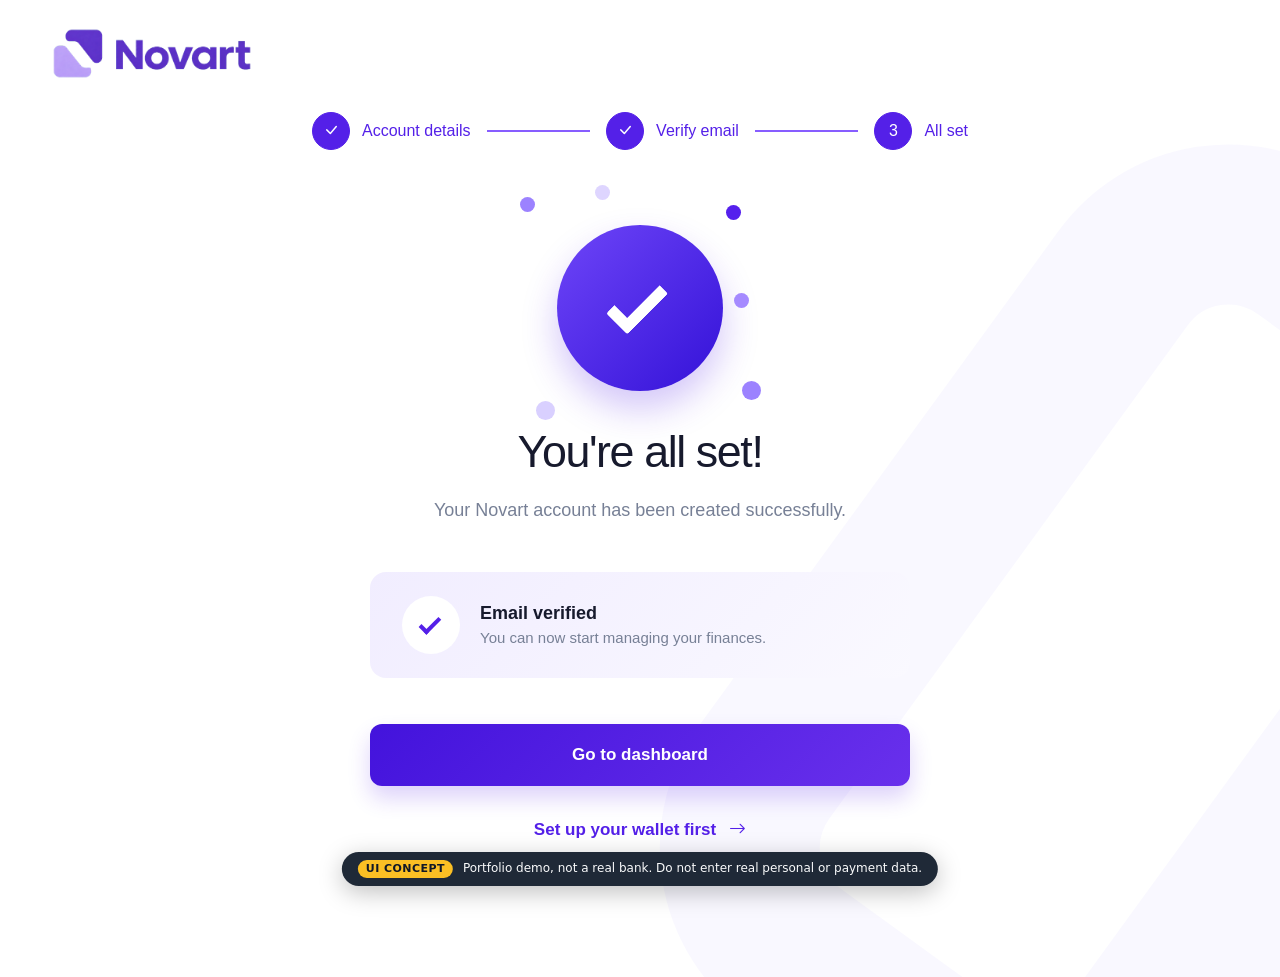
<file: all-set.html>
<!DOCTYPE html>
<html lang="en">

<head>
  <meta charset="UTF-8">
  <meta name="viewport" content="width=device-width, initial-scale=1.0">
  <link href="https://cdn.jsdelivr.net/npm/bootstrap@5.3.8/dist/css/bootstrap.min.css" rel="stylesheet"
    integrity="sha384-sRIl4kxILFvY47J16cr9ZwB07vP4J8+LH7qKQnuqkuIAvNWLzeN8tE5YBujZqJLB" crossorigin="anonymous">
  <link rel="stylesheet" href="https://cdn.jsdelivr.net/npm/bootstrap-icons@1.11.3/font/bootstrap-icons.min.css">
  <link rel="stylesheet" href="css/main.css">
  <title>Novart Finance (UI concept): All set</title>
</head>

<body>
  <div class="demo-banner" role="note"><strong>UI concept</strong><span>Portfolio demo, not a real bank. Do not enter real personal or payment data.</span></div>
  <main class="all-set-page">
    <div class="background-mark"></div>

    <a class="brand" href="index.html">
      <img class="logo" src="img/logo2.0.png" alt="">
    </a>

    <div class="content">
      <div class="steps">
        <div class="steps__item done">
          <span class="steps__number"><i class="bi bi-check-lg"></i></span>
          <span>Account details</span>
        </div>

        <span class="steps__line"></span>

        <div class="steps__item" done>
          <span class="steps__number"><i class="bi bi-check-lg"></i></span>
          <span>Verify email</span>
        </div>

        <span class="steps__line"></span>

        <div class="steps__item" active>
          <span class="steps__number">3</span>
          <span>All set</span>
        </div>
      </div>

      <section class="all-set-card">
        <div class="success-icon">
          <span class="success-check"></span>
        </div>

        <h1>You're all set!</h1>
        <p>Your Novart account has been created successfully.</p>

        <div class="verified-box">
          <span class="verified-box__icon">
            <span class="verified-check"></span>
          </span>

          <div>
            <strong>Email verified</strong>
            <span>You can now start managing your finances.</span>
          </div>
        </div>

        <button class="dashboard-button" id="goToDashboard" type="button">
          Go to dashboard
        </button>

        <a class="wallet-link" href="index.html" id="setUpWallet">
          Set up your wallet first
          <i class="bi bi-arrow-right"></i>
        </a>

        <p class="support">
          Need help? <a href="#">Contact support</a>
        </p>
      </section>
    </div>
  </main>






















  <script src="js/all-set.js" defer></script>
  <script src="https://cdn.jsdelivr.net/npm/bootstrap@5.3.8/dist/js/bootstrap.bundle.min.js"
    integrity="sha384-FKyoEForCGlyvwx9Hj09JcYn3nv7wiPVlz7YYwJrWVcXK/BmnVDxM+D2scQbITxI"
    crossorigin="anonymous"></script>
</body>

</html>
</file>
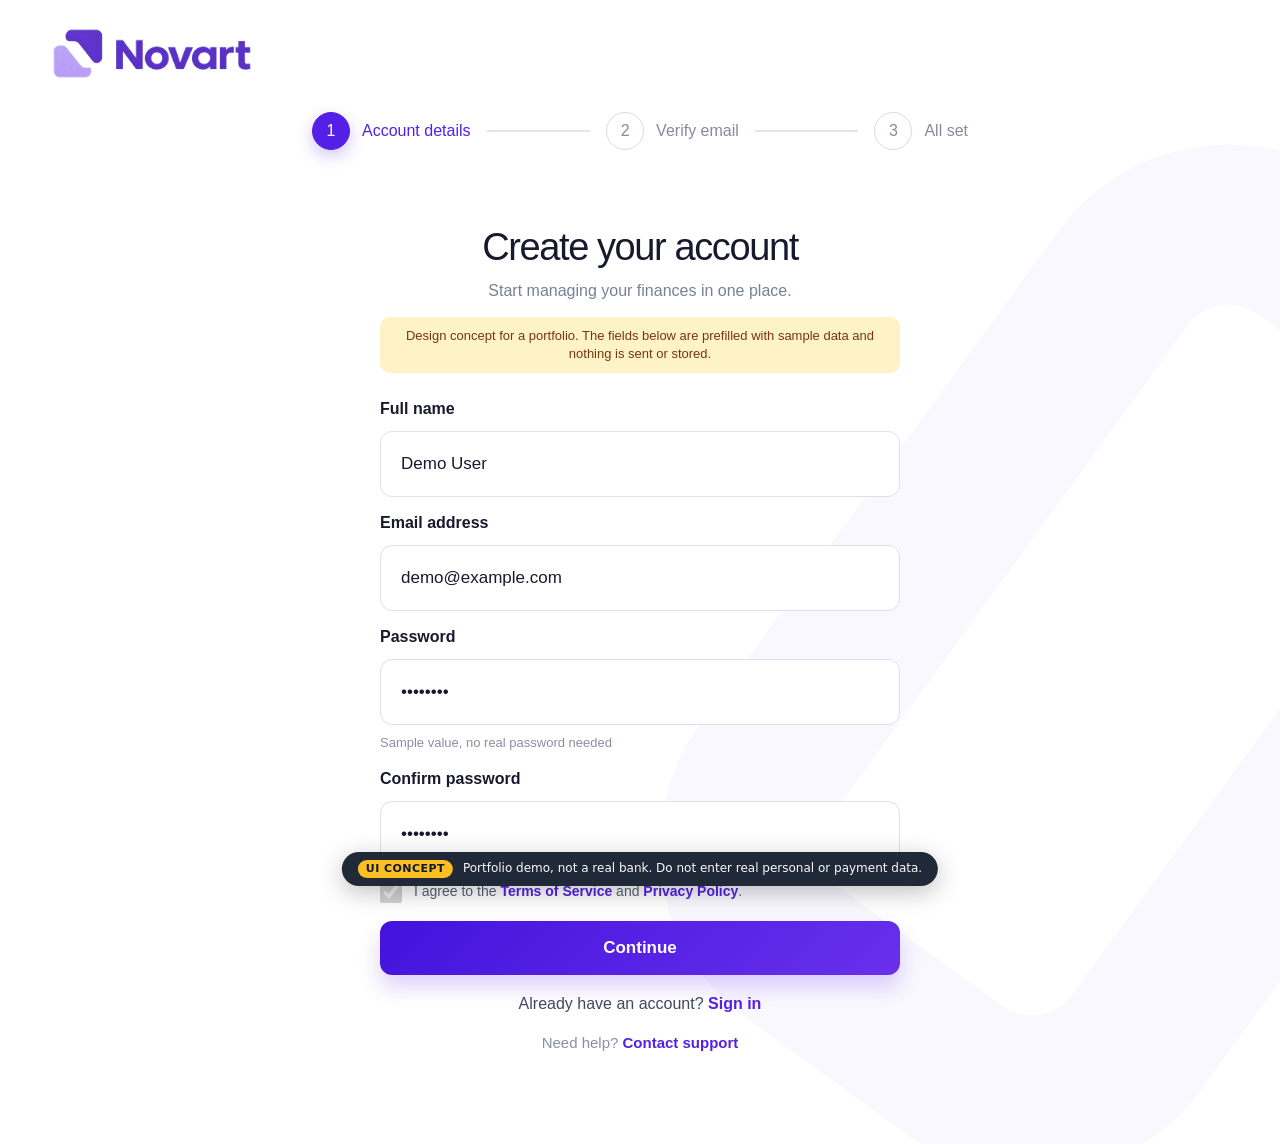
<file: register.html>
<!DOCTYPE html>
<html lang="en">

<head>
  <meta charset="UTF-8">
  <meta name="viewport" content="width=device-width, initial-scale=1.0">
  <link href="https://cdn.jsdelivr.net/npm/bootstrap@5.3.8/dist/css/bootstrap.min.css" rel="stylesheet"
    integrity="sha384-sRIl4kxILFvY47J16cr9ZwB07vP4J8+LH7qKQnuqkuIAvNWLzeN8tE5YBujZqJLB" crossorigin="anonymous">
  <link rel="stylesheet" href="https://cdn.jsdelivr.net/npm/bootstrap-icons@1.11.3/font/bootstrap-icons.min.css">
  <link rel="stylesheet" href="css/main.css">
  <title>Novart Finance (UI concept): Create Account</title>
</head>

<body>
  <div class="demo-banner" role="note"><strong>UI concept</strong><span>Portfolio demo, not a real bank. Do not enter real personal or payment data.</span></div>
  <main class="register-page">
    <div class="background-mark"></div>

    <a class="brand" href="index.html">
      <img class="logo" src="img/logo2.0.png" alt="">
    </a>

    <div class="register-content">
      <div class="steps">
        <div class="steps__item active">
          <span class="steps__number">1</span>
          <span>Account details</span>
        </div>

        <span class="steps__line"></span>

        <div class="steps__item">
          <span class="steps__number">2</span>
          <span>Verify email</span>
        </div>

        <span class="steps__line"></span>

        <div class="steps__item">
          <span class="steps__number">3</span>
          <span>All set</span>
        </div>
      </div>

      <section class="register-card">
        <header class="register-card__heading">
          <h1>Create your account</h1>
          <p>Start managing your finances in one place.</p>
          <p class="demo-note">Design concept for a portfolio. The fields below are prefilled with sample data and nothing is sent or stored.</p>
        </header>

        <form id="registerForm">
          <div class="field">
            <label for="registerName">Full name</label>
            <input id="registerName" type="text" value="Demo User" readonly />
          </div>

          <div class="field">
            <label for="registerEmail">Email address</label>
            <input id="registerEmail" type="email" value="demo@example.com" readonly />
          </div>

          <div class="field">
            <label for="registerPassword">Password</label>

            <div class="password-field">
              <input id="registerPassword" type="text" value="••••••••" readonly tabindex="-1"
                aria-label="Demo password placeholder" />
            </div>

            <small>Sample value, no real password needed</small>
          </div>

          <div class="field">
            <label for="registerConfirmPassword">Confirm password</label>

            <div class="password-field">
              <input id="registerConfirmPassword" type="text" value="••••••••" readonly tabindex="-1"
                aria-label="Demo password placeholder" />
            </div>
          </div>

          <label class="terms">
            <input id="registerTerms" type="checkbox" checked disabled />
            <span>
              I agree to the <a href="#">Terms of Service</a> and
              <a href="#">Privacy Policy</a>.
            </span>
          </label>

          <p class="error" id="registerError"></p>

          <button class="continue-button" type="submit">Continue</button>
        </form>

        <p class="sign-in">
          Already have an account? <a href="signin.html">Sign in</a>
        </p>

        <p class="support">
          Need help? <a href="#">Contact support</a>
        </p>
      </section>
    </div>
  </main>





























  <script src="js/register.js" defer></script>
  <script src="https://cdn.jsdelivr.net/npm/bootstrap@5.3.8/dist/js/bootstrap.bundle.min.js"
    integrity="sha384-FKyoEForCGlyvwx9Hj09JcYn3nv7wiPVlz7YYwJrWVcXK/BmnVDxM+D2scQbITxI"
    crossorigin="anonymous"></script>
</body>

</html>
</file>
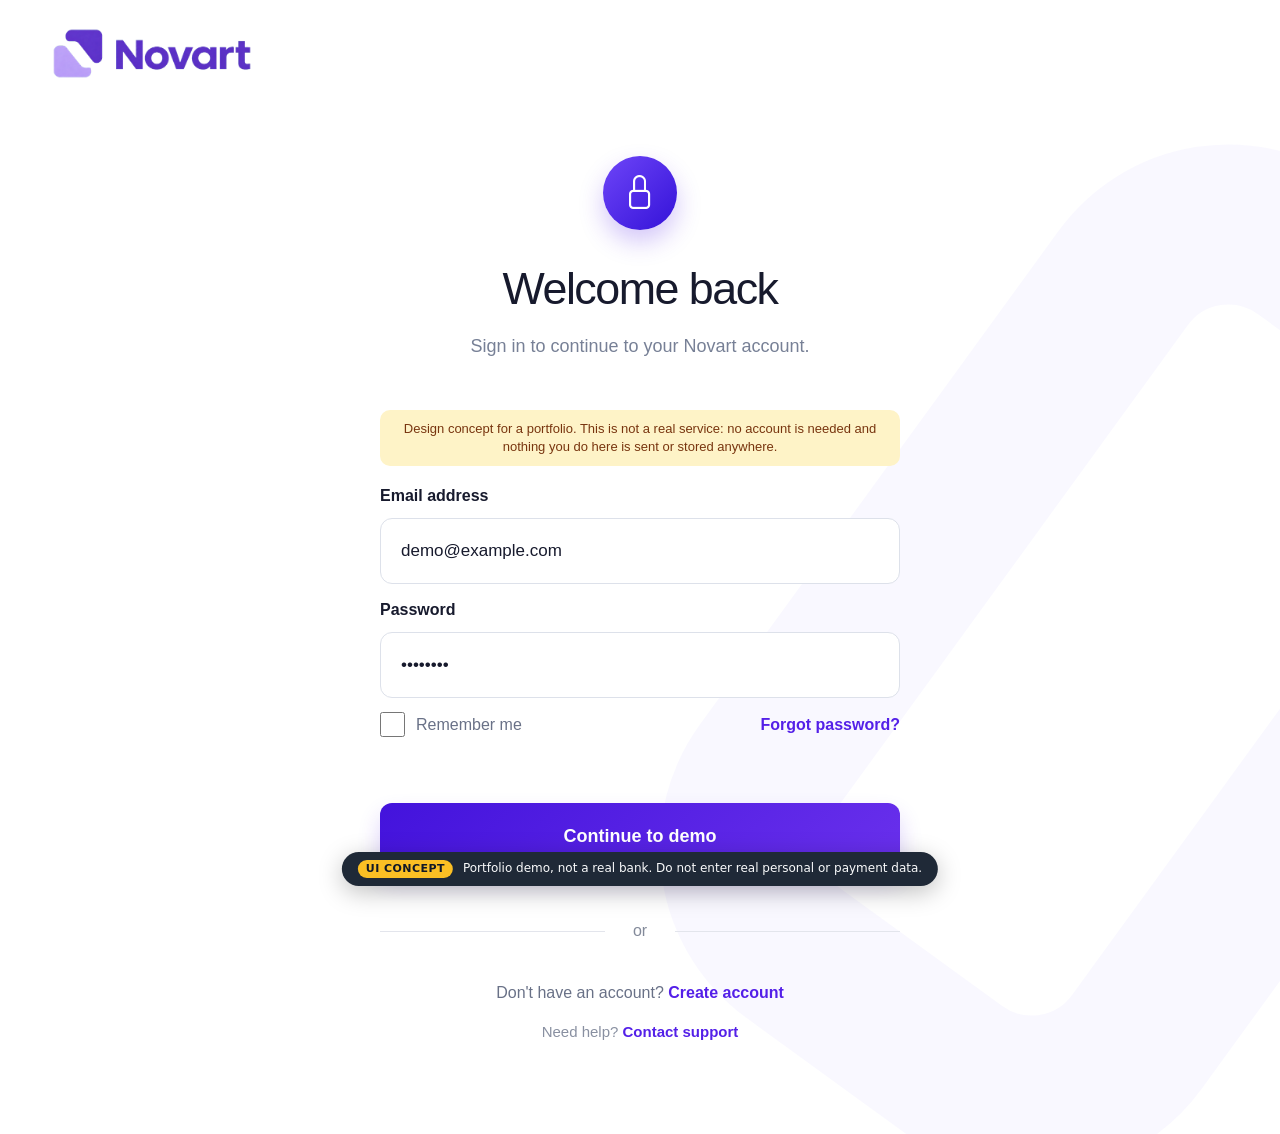
<file: signin.html>
<!DOCTYPE html>
<html lang="en">
<head>
    <meta charset="UTF-8">
    <meta name="viewport" content="width=device-width, initial-scale=1.0">
    <link href="https://cdn.jsdelivr.net/npm/bootstrap@5.3.8/dist/css/bootstrap.min.css" rel="stylesheet"
        integrity="sha384-sRIl4kxILFvY47J16cr9ZwB07vP4J8+LH7qKQnuqkuIAvNWLzeN8tE5YBujZqJLB" crossorigin="anonymous">
    <link rel="stylesheet" href="https://cdn.jsdelivr.net/npm/bootstrap-icons@1.11.3/font/bootstrap-icons.min.css">
    <link rel="stylesheet" href="css/main.css">
    <title>Novart Finance (UI concept): Sign In</title>
</head>
<body>
    <div class="demo-banner" role="note"><strong>UI concept</strong><span>Portfolio demo, not a real bank. Do not enter real personal or payment data.</span></div>
     <main class="login-page">
    <div class="background-mark"></div>

    <a class="brand" href="index.html">
     <img class="logo" src="img/logo2.0.png" alt="">
    </a>

    <section class="login-card">
      <div class="login-icon">
        <i class="bi bi-lock"></i>
      </div>

      <h1>Welcome back</h1>
      <p class="subtitle">Sign in to continue to your Novart account.</p>
      <p class="demo-note">Design concept for a portfolio. This is not a real service: no account is needed and nothing you do here is sent or stored anywhere.</p>

      <form id="loginForm">
        <div class="field">
          <label for="loginEmail">Email address</label>
          <input id="loginEmail" type="email" value="demo@example.com" readonly />
        </div>

        <div class="field">
          <label for="loginPassword">Password</label>

          <div class="password-field">
            <input id="loginPassword" type="text" value="••••••••" readonly tabindex="-1"
              aria-label="Demo password placeholder" />
          </div>
        </div>

        <div class="login-options">
          <label class="remember">
            <input id="rememberMe" type="checkbox" />
            Remember me
          </label>

          <a href="#">Forgot password?</a>
        </div>

        <p class="login-error" id="loginError"></p>

        <button class="sign-in-button" type="submit">Continue to demo</button>
      </form>

      <div class="divider">or</div>

      <p class="create-account">
        Don't have an account? <a href="register.html">Create account</a>
      </p>

      <p class="support">
        Need help? <a href="#">Contact support</a>
      </p>
    </section>
  </main>






















    <script src="js/singin.js" defer></script>
        <script src="https://cdn.jsdelivr.net/npm/bootstrap@5.3.8/dist/js/bootstrap.bundle.min.js"
            integrity="sha384-FKyoEForCGlyvwx9Hj09JcYn3nv7wiPVlz7YYwJrWVcXK/BmnVDxM+D2scQbITxI"
            crossorigin="anonymous"></script>
</body>
</html>
</file>
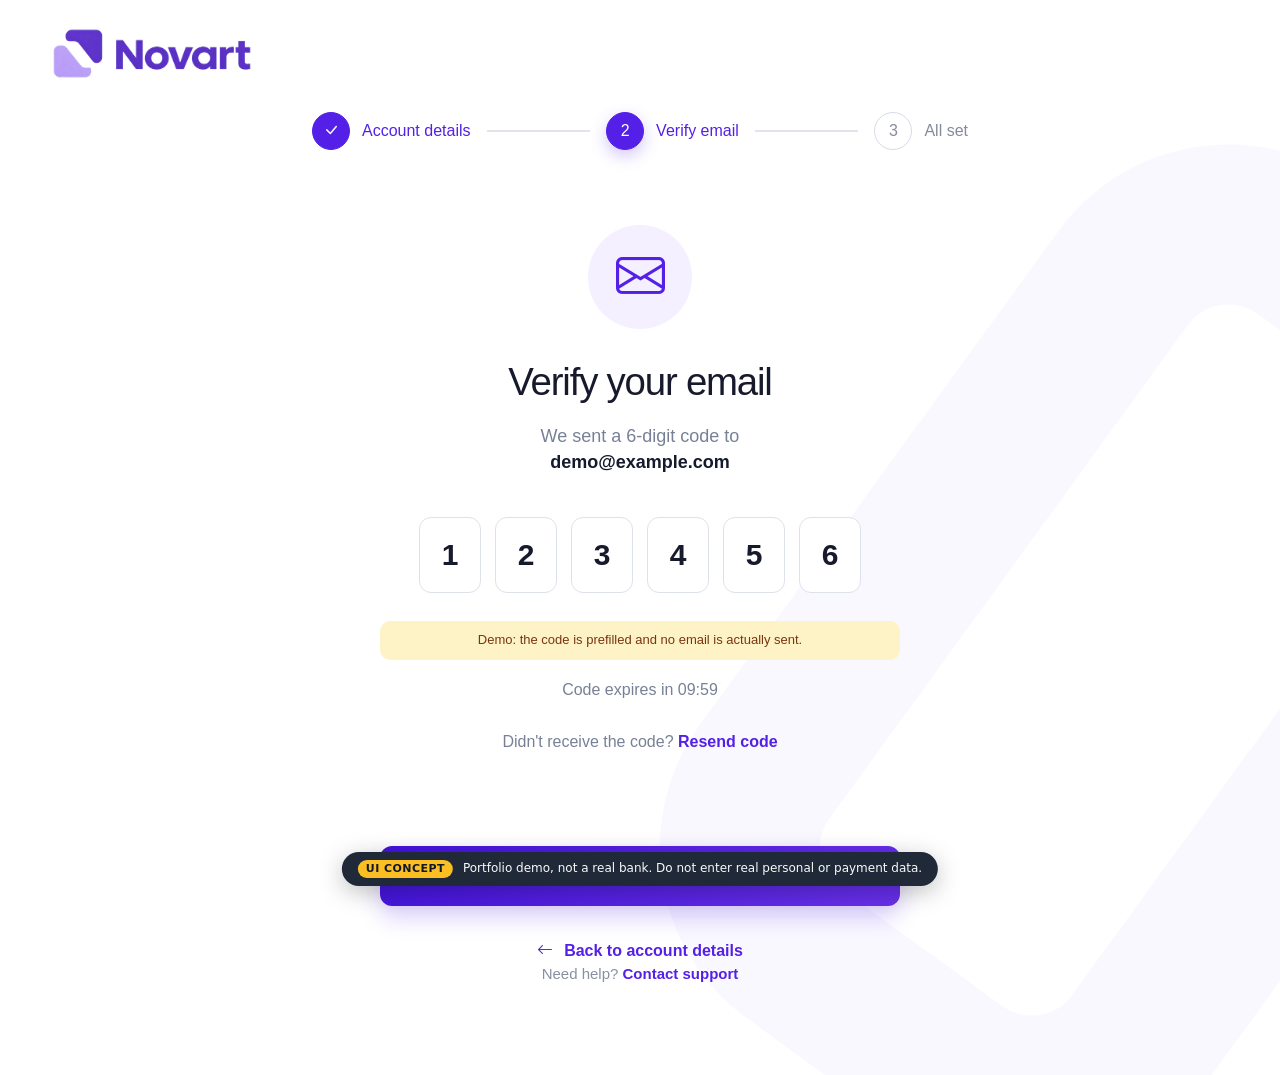
<file: verify-email.html>
<!DOCTYPE html>
<html lang="en">
<head>
    <meta charset="UTF-8">
    <meta name="viewport" content="width=device-width, initial-scale=1.0">
    <link href="https://cdn.jsdelivr.net/npm/bootstrap@5.3.8/dist/css/bootstrap.min.css" rel="stylesheet"
        integrity="sha384-sRIl4kxILFvY47J16cr9ZwB07vP4J8+LH7qKQnuqkuIAvNWLzeN8tE5YBujZqJLB" crossorigin="anonymous">
    <link rel="stylesheet" href="https://cdn.jsdelivr.net/npm/bootstrap-icons@1.11.3/font/bootstrap-icons.min.css">
    <link rel="stylesheet" href="css/main.css">
    <title>Novart Finance (UI concept): Verify Email</title>
</head>
<body>
    <div class="demo-banner" role="note"><strong>UI concept</strong><span>Portfolio demo, not a real bank. Do not enter real personal or payment data.</span></div>
    <main class="verify-page">
    <div class="background-mark"></div>

    <a class="brand" href="index.html">
       <img class="logo" src="img/logo2.0.png" alt="">
    </a>

    <div class="verify-content">
      <div class="steps">
        <div class="steps__item done">
          <span class="steps__number"><i class="bi bi-check-lg"></i></span>
          <span>Account details</span>
        </div>

        <span class="steps__line"></span>

        <div class="steps__item active">
          <span class="steps__number">2</span>
          <span>Verify email</span>
        </div>

        <span class="steps__line"></span>

        <div class="steps__item">
          <span class="steps__number">3</span>
          <span>All set</span>
        </div>
      </div>

      <section class="verify-card">
        <div class="email-icon">
          <i class="bi bi-envelope"></i>
        </div>

        <h1>Verify your email</h1>

        <p class="verify-card__text">
          We sent a 6-digit code to
          <strong id="verifyEmailAddress">demo@example.com</strong>
        </p>

        <form id="verifyEmailForm">
          <div class="code-inputs">
            <input class="code-input" type="text" value="1" readonly tabindex="-1" />
            <input class="code-input" type="text" value="2" readonly tabindex="-1" />
            <input class="code-input" type="text" value="3" readonly tabindex="-1" />
            <input class="code-input" type="text" value="4" readonly tabindex="-1" />
            <input class="code-input" type="text" value="5" readonly tabindex="-1" />
            <input class="code-input" type="text" value="6" readonly tabindex="-1" />
          </div>

          <p class="demo-note">Demo: the code is prefilled and no email is actually sent.</p>

          <p class="timer">Code expires in <span id="countdown">10:00</span></p>

          <p class="resend">
            Didn't receive the code?
            <button id="resendCode" type="button">Resend code</button>
          </p>

          <p class="verify-error" id="verifyError"></p>

          <button class="verify-button" type="submit">Verify email</button>
        </form>

        <a class="back-link" href="register.html">
          <i class="bi bi-arrow-left"></i>
          Back to account details
        </a>

        <p class="support">
          Need help? <a href="#">Contact support</a>
        </p>
      </section>
    </div>
  </main>























    <script src="js/verify-email.js" defer></script>
        <script src="https://cdn.jsdelivr.net/npm/bootstrap@5.3.8/dist/js/bootstrap.bundle.min.js"
            integrity="sha384-FKyoEForCGlyvwx9Hj09JcYn3nv7wiPVlz7YYwJrWVcXK/BmnVDxM+D2scQbITxI"
            crossorigin="anonymous"></script>
</body>
</html>
</file>
<file: css/main.css>
@import url(demo-banner.css);
@import url(home.css);
@import url(wallet.css);
@import url(settings.css);
@import url(register.css);
@import url(verify-email.css);
@import url(all-set.css);
@import url(signin.css);
@import url(dark.css);
</file>
